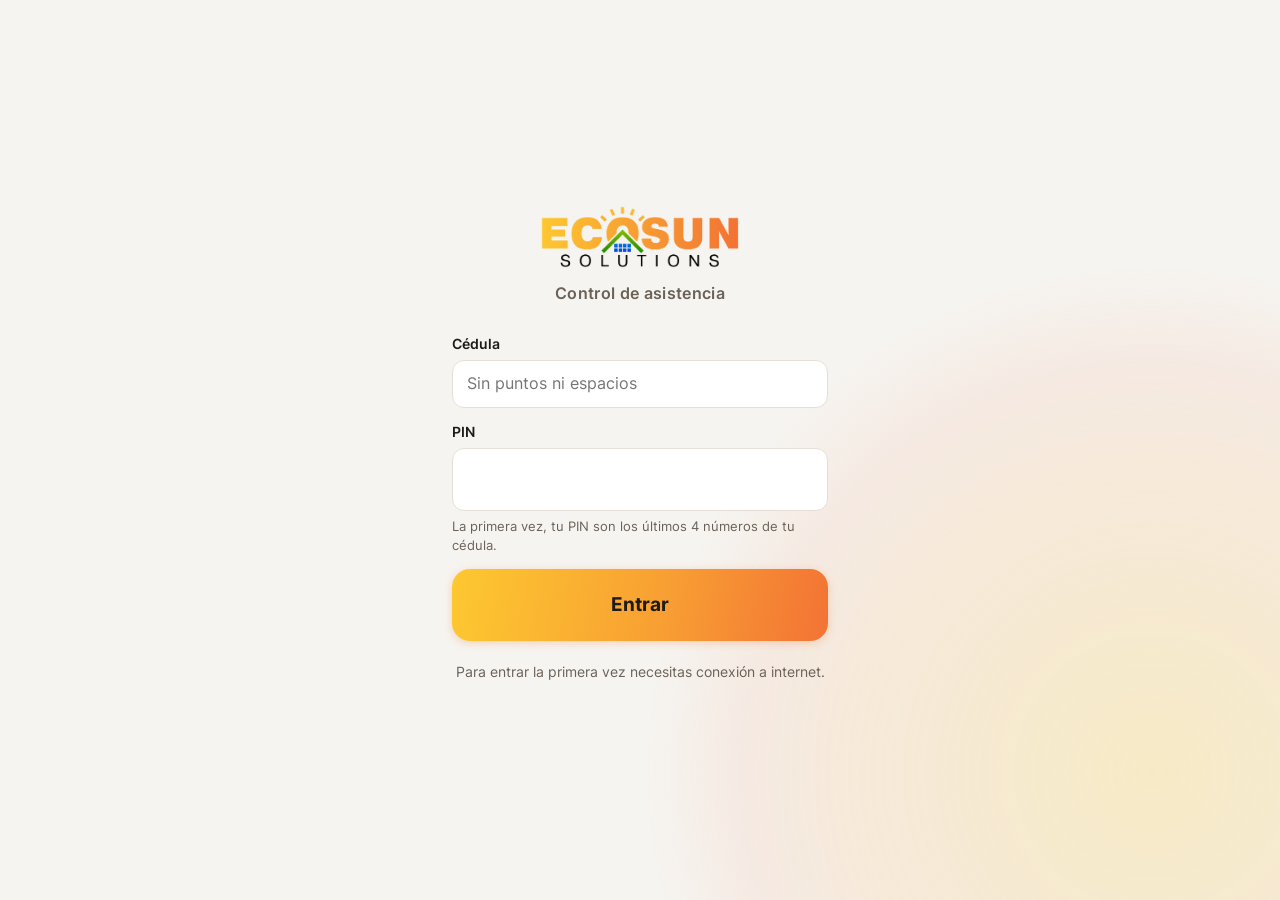
<file: index.html>
<!doctype html>
<html lang="es">
<head>
<meta charset="utf-8">
<meta name="viewport" content="width=device-width,initial-scale=1,viewport-fit=cover">
<title>ECOSUN Asistencia</title>
<meta name="description" content="Control de ingreso y salida del personal de ECOSUN Solutions">
<meta name="theme-color" content="#F8A033">
<meta name="apple-mobile-web-app-capable" content="yes">
<meta name="mobile-web-app-capable" content="yes">
<meta name="apple-mobile-web-app-title" content="ECOSUN">
<meta name="apple-mobile-web-app-status-bar-style" content="default">
<link rel="manifest" href="manifest.webmanifest">
<link rel="icon" href="img/icono-192.png">
<link rel="apple-touch-icon" href="img/icono-180.png">
<link rel="stylesheet" href="css/app.css">
<link rel="stylesheet" href="css/empleado.css">
</head>
<body class="emp">
<div class="halo" aria-hidden="true"></div>

<!-- Cargando -->
<section id="v-carga" class="acceso"><img class="logo" src="img/logo-ecosun.png" alt="ECOSUN Solutions"><p class="sub" id="carga-txt">Cargando…</p>
  <div id="carga-ayuda" hidden><p class="small muted" style="text-align:center">¿Se quedó cargando? Prueba estas opciones en orden:</p>
    <button class="btn prim bloque" id="b-recargar">1. Volver a intentar</button>
    <button class="btn bloque" id="b-reparar" style="margin-top:10px">2. Reparar la app</button>
    <p class="small muted" style="text-align:center;margin-top:12px">Reparar no borra tu sesión ni tus marcas guardadas.</p></div></section>

<!-- Inicio de sesión -->
<section id="v-login" class="acceso" hidden>
  <img class="logo" src="img/logo-ecosun.png" alt="ECOSUN Solutions">
  <p class="sub">Control de asistencia</p>
  <form id="f-login" autocomplete="on" novalidate>
    <div id="login-err" class="error" hidden></div>
    <div class="campo"><label for="l-usuario">Cédula</label>
      <input id="l-usuario" class="inp" inputmode="numeric" autocomplete="username" required placeholder="Sin puntos ni espacios"></div>
    <div class="campo"><label for="l-pin">PIN</label>
      <input id="l-pin" class="inp pin" type="password" inputmode="numeric" maxlength="6" autocomplete="current-password" required>
      <span class="ayuda">La primera vez, tu PIN son los últimos 4 números de tu cédula.</span></div>
    <button class="btn prim big" type="submit" id="b-login">Entrar</button>
  </form>
  <p class="small muted" style="text-align:center;margin-top:22px">Para entrar la primera vez necesitas conexión a internet.</p>
</section>

<!-- Cambio de PIN obligatorio -->
<section id="v-pin" class="acceso" hidden>
  <h1>Crea tu PIN</h1>
  <p class="lead">Es personal. Lo vas a usar cada vez que abras la app.</p>
  <form id="f-pin" novalidate>
    <div id="pin-err" class="error" hidden></div>
    <div class="campo"><label for="p-nuevo">PIN nuevo (4 a 6 números)</label><input id="p-nuevo" class="inp pin" type="password" inputmode="numeric" maxlength="6" autocomplete="new-password"></div>
    <div class="campo"><label for="p-conf">Repite el PIN</label><input id="p-conf" class="inp pin" type="password" inputmode="numeric" maxlength="6" autocomplete="new-password"></div>
    <button class="btn prim big" type="submit">Guardar PIN</button>
  </form>
</section>

<!-- Autorización de datos -->
<section id="v-consent" class="acceso" hidden>
  <h1>Autorización de datos</h1>
  <p class="lead">Léela antes de empezar a marcar.</p>
  <div class="consent" id="consent-txt" tabindex="0"></div>
  <label class="check"><input type="checkbox" id="c-acepto"> <span>Leí y autorizo el tratamiento de mis datos personales, incluida mi ubicación y mi fotografía al momento de marcar.</span></label>
  <div id="consent-err" class="error" hidden></div>
  <button class="btn prim big" id="b-consent" disabled>Aceptar y continuar</button>
  <button class="enlace" id="b-no-acepto" style="margin-top:12px">No acepto</button>
</section>

<!-- Desbloqueo con PIN (funciona sin señal) -->
<section id="v-bloqueo" class="acceso" hidden>
  <img class="logo" src="img/logo-ecosun.png" alt="ECOSUN Solutions">
  <p class="sub" id="bl-hola">Hola</p>
  <form id="f-bloqueo" novalidate>
    <div id="bl-err" class="error" hidden></div>
    <div class="campo"><label for="bl-pin">Tu PIN</label><input id="bl-pin" class="inp pin" type="password" inputmode="numeric" maxlength="6" autocomplete="current-password"></div>
    <button class="btn prim big" type="submit">Entrar</button>
  </form>
  <button class="enlace" id="b-otro" style="margin-top:18px;align-self:center">¿No eres tú? Cerrar sesión</button>
</section>

<!-- App -->
<div id="v-app" class="app" hidden>
  <header class="barra">
    <img src="img/logo-ecosun.png" alt="ECOSUN Solutions">
    <span class="esp"></span>
    <span class="red on" id="red"><i></i><span>Con señal</span></span>
    <button class="icono" id="b-menu" aria-label="Menú"></button>
  </header>

  <main class="cont" id="t-hoy">
    <div class="saludo"><h1 id="hola">Hola</h1><p id="hoy-fecha"></p></div>
    <div class="instalar" id="instalar" hidden></div>
    <div class="card toca" id="toca"></div>
    <div class="card reloj"><div><span class="t" id="clk">--:--</span><span class="ap" id="clk-ap"></span></div><div class="estado" id="estado"></div></div>
    <div class="pend" id="pend" hidden></div>
    <div class="acciones-dia" id="acciones"></div>
    <div class="card lista"><h3>Mis marcas de hoy</h3><div id="hoy-lista"></div></div>
  </main>

  <main class="cont" id="t-semana" hidden>
    <div class="saludo"><h1>Mi semana</h1><p id="sem-rango"></p></div>
    <div class="totales" id="sem-tot"></div>
    <div class="card"><div id="sem-dias"><p class="vacio">Cargando…</p></div></div>
    <p class="small muted" id="sem-act"></p>
  </main>

  <nav class="tabs" aria-label="Secciones"><div class="in" role="tablist">
    <button role="tab" aria-selected="true" data-tab="hoy"></button>
    <button role="tab" aria-selected="false" data-tab="semana"></button>
  </div></nav>
</div>

<script src="js/config.js"></script>
<script src="js/db.js"></script>
<script src="js/reloj.js"></script>
<script src="js/api.js"></script>
<script src="js/cola.js"></script>
<script src="js/util.js"></script>
<script src="js/geo.js"></script>
<script src="js/camara.js"></script>
<script src="vendor/jsQR.js" defer></script>
<script src="js/consentimiento.js"></script>
<script src="js/app.js"></script>
</body>
</html>
</file>
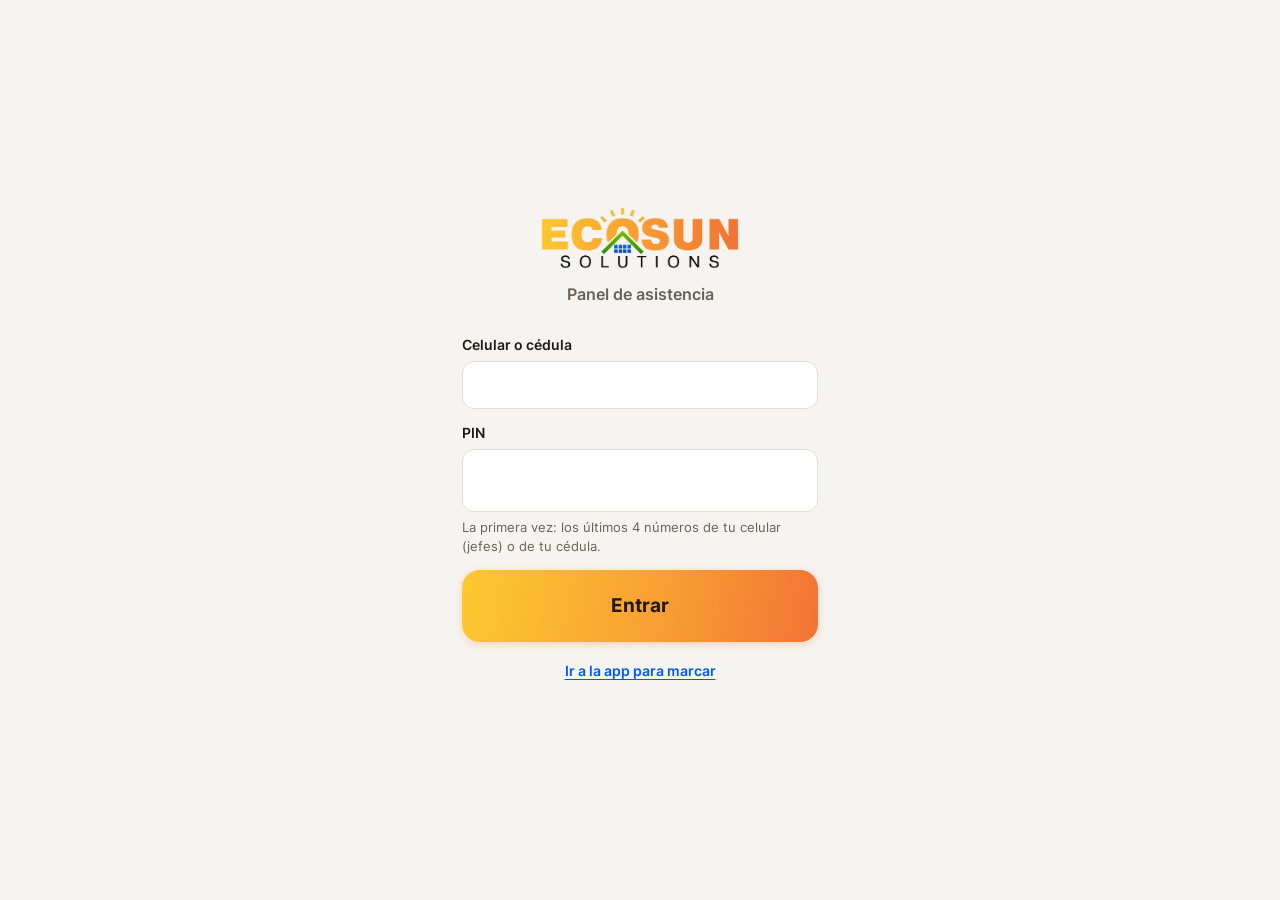
<file: panel.html>
<!doctype html>
<html lang="es">
<head>
<meta charset="utf-8">
<meta name="viewport" content="width=device-width,initial-scale=1,viewport-fit=cover">
<title>ECOSUN Asistencia · Panel</title>
<meta name="theme-color" content="#F8A033">
<meta name="robots" content="noindex">
<link rel="manifest" href="manifest.webmanifest">
<link rel="icon" href="img/icono-192.png">
<link rel="apple-touch-icon" href="img/icono-180.png">
<link rel="stylesheet" href="css/app.css">
<link rel="stylesheet" href="css/panel.css">
</head>
<body class="pan">
<section id="v-login" class="acceso" hidden>
  <img class="logo" src="img/logo-ecosun.png" alt="ECOSUN Solutions">
  <p class="sub">Panel de asistencia</p>
  <form id="f-login" novalidate>
    <div id="login-err" class="error" hidden></div>
    <div class="campo"><label for="l-usuario">Celular o cédula</label><input id="l-usuario" class="inp" inputmode="numeric" autocomplete="username"></div>
    <div class="campo"><label for="l-pin">PIN</label><input id="l-pin" class="inp pin" type="password" inputmode="numeric" maxlength="6" autocomplete="current-password">
      <span class="ayuda">La primera vez: los últimos 4 números de tu celular (jefes) o de tu cédula.</span></div>
    <button class="btn prim big" type="submit" id="b-login">Entrar</button>
  </form>
  <p class="small muted" style="text-align:center;margin-top:20px"><a href="index.html" class="enlace">Ir a la app para marcar</a></p>
</section>

<section id="v-pin" class="acceso" hidden>
  <h1 style="margin:0 0 6px">Crea tu PIN</h1>
  <p class="muted" style="margin:0 0 18px">Reemplaza el PIN temporal por uno personal.</p>
  <form id="f-pin" novalidate>
    <div id="pin-err" class="error" hidden></div>
    <div class="campo"><label for="p-nuevo">PIN nuevo (4 a 6 números)</label><input id="p-nuevo" class="inp pin" type="password" inputmode="numeric" maxlength="6"></div>
    <div class="campo"><label for="p-conf">Repite el PIN</label><input id="p-conf" class="inp pin" type="password" inputmode="numeric" maxlength="6"></div>
    <button class="btn prim big" type="submit">Guardar PIN</button>
  </form>
</section>

<div id="v-panel" hidden>
  <header class="top"><div class="in">
    <div class="fila"><img src="img/logo-ecosun.png" alt="ECOSUN Solutions"><div class="quien"><b id="quien"></b><button class="enlace small" id="b-salir" style="padding:0">Cerrar sesión</button></div></div>
    <nav class="nav" id="nav" aria-label="Secciones"></nav>
  </div></header>
  <main class="pagina" id="pagina"></main>
</div>

<script src="js/config.js"></script>
<script src="js/db.js"></script>
<script src="js/reloj.js"></script>
<script src="js/api.js"></script>
<script src="js/util.js"></script>
<script src="vendor/qrcode.js"></script>
<script src="js/panel.js"></script>
</body>
</html>
</file>
<file: css/app.css>
/* ECOSUN Asistencia — estilos compartidos (app del empleado y panel)
   Marca: Amarillo Solar #FDC830 · Naranja Energético #F37335 · Verde #3DAE2B · Azul #0057FF · Gris #F1EFEB · Inter */
@font-face{font-family:Inter;font-weight:400;font-display:swap;src:url(../vendor/fonts/inter-latin-400-normal.woff2) format("woff2")}
@font-face{font-family:Inter;font-weight:500;font-display:swap;src:url(../vendor/fonts/inter-latin-500-normal.woff2) format("woff2")}
@font-face{font-family:Inter;font-weight:600;font-display:swap;src:url(../vendor/fonts/inter-latin-600-normal.woff2) format("woff2")}
@font-face{font-family:Inter;font-weight:700;font-display:swap;src:url(../vendor/fonts/inter-latin-700-normal.woff2) format("woff2")}
@font-face{font-family:Inter;font-weight:800;font-display:swap;src:url(../vendor/fonts/inter-latin-800-normal.woff2) format("woff2")}
:root{
  --sol:#FDC830;--naranja:#F37335;--verde:#3DAE2B;--azul:#0057FF;--gris:#F1EFEB;
  --grad:linear-gradient(100deg,#FDC830 0%,#F8A033 55%,#F37335 100%);
  --bg:#F6F4F0;--surface:#FFFFFF;--ink:#1F1B16;--muted:#6A6258;--line:#E4DFD6;--soft:#F1EFEB;
  --ok:#23801A;--ok-bg:#E6F4E1;--warn:#A9520C;--warn-bg:#FDF0DC;--bad:#B8261A;--bad-bg:#FBE5E1;--info:#0047CC;--info-bg:#E3ECFF;
  --r:14px;--sombra:0 1px 2px rgba(31,27,22,.06),0 6px 20px rgba(31,27,22,.06);
  --sans:Inter,system-ui,-apple-system,"Segoe UI",Roboto,sans-serif;
  color-scheme:light;
}
*{box-sizing:border-box}
html{-webkit-text-size-adjust:100%}
body{margin:0;background:var(--bg);color:var(--ink);font-family:var(--sans);font-size:16px;line-height:1.45;-webkit-font-smoothing:antialiased}
body.con-hoja{overflow:hidden}
img{max-width:100%}
[hidden]{display:none!important}
button,input,select,textarea{font:inherit;color:inherit}
button{cursor:pointer}
:focus-visible{outline:3px solid var(--azul);outline-offset:2px}
.num{font-variant-numeric:tabular-nums}
.muted{color:var(--muted)}
.small{font-size:13.5px}
.sr{position:absolute;width:1px;height:1px;overflow:hidden;clip:rect(0 0 0 0)}

/* Botones */
.btn{display:inline-flex;align-items:center;justify-content:center;gap:8px;min-height:46px;padding:0 18px;border-radius:12px;border:1.5px solid var(--line);background:var(--surface);font-weight:600;font-size:15px;text-decoration:none;color:var(--ink)}
.btn:disabled{opacity:.5;cursor:not-allowed}
.btn.prim{background:var(--grad);border:0;color:#1F1B16;box-shadow:0 2px 8px rgba(243,115,53,.28)}
.btn.azul{background:var(--azul);border-color:var(--azul);color:#fff}
.btn.peligro{color:var(--bad);border-color:#EDC2BC}
.btn.ok{color:var(--ok);border-color:#BFDDB8}
.btn.chico{min-height:36px;padding:0 12px;font-size:13.5px;border-radius:10px}
.btn.bloque{width:100%}
.big{width:100%;min-height:72px;border-radius:18px;font-size:19px;font-weight:700;gap:12px}
.enlace{background:none;border:0;padding:6px;color:var(--azul);font-weight:600;text-decoration:underline;text-underline-offset:3px}

/* Etiquetas */
.tag{display:inline-flex;align-items:center;gap:4px;font-size:12.5px;font-weight:600;border-radius:999px;padding:3px 10px;white-space:nowrap;line-height:1.3}
.t-ok{background:var(--ok-bg);color:var(--ok)}.t-warn{background:var(--warn-bg);color:var(--warn)}.t-bad{background:var(--bad-bg);color:var(--bad)}.t-info{background:var(--info-bg);color:var(--info)}.t-mute{background:var(--soft);color:var(--muted)}

/* Tarjetas */
.card{background:var(--surface);border:1px solid var(--line);border-radius:var(--r);padding:16px;box-shadow:var(--sombra)}
.card h3,.tit{margin:0 0 12px;font-size:12.5px;letter-spacing:.08em;text-transform:uppercase;color:var(--muted);font-weight:700}

/* Formularios */
.campo{display:flex;flex-direction:column;gap:6px;margin-bottom:14px}
.campo label,.lbl{font-size:14px;font-weight:600}
.campo .ayuda{font-size:13px;color:var(--muted)}
.inp{width:100%;min-height:48px;border:1.5px solid var(--line);border-radius:12px;padding:10px 14px;background:#fff;font-size:16px}
.inp:focus{border-color:var(--naranja);outline:none;box-shadow:0 0 0 3px rgba(243,115,53,.18)}
select.inp{appearance:none;background-image:url("data:image/svg+xml,%3Csvg xmlns='http://www.w3.org/2000/svg' width='12' height='8'%3E%3Cpath d='M1 1l5 5 5-5' fill='none' stroke='%236A6258' stroke-width='2'/%3E%3C/svg%3E");background-repeat:no-repeat;background-position:right 14px center;padding-right:36px}
.inp.pin{font-size:28px;letter-spacing:.5em;text-align:center;font-weight:700}
.error{background:var(--bad-bg);color:var(--bad);border-radius:12px;padding:12px 14px;font-size:14.5px;font-weight:500;margin-bottom:14px}
.aviso{background:var(--warn-bg);color:var(--warn);border-radius:12px;padding:12px 14px;font-size:14.5px;font-weight:600;display:flex;gap:10px;align-items:center}
.nota{background:var(--info-bg);color:var(--info);border-radius:12px;padding:12px 14px;font-size:14px}

/* Hoja modal */
.scrim{position:fixed;inset:0;z-index:40;background:rgba(20,16,12,.5);display:flex;align-items:flex-end;justify-content:center;animation:fade .15s ease}
.hoja{background:var(--surface);width:100%;max-width:480px;border-radius:22px 22px 0 0;padding:20px 18px calc(20px + env(safe-area-inset-bottom,0px));max-height:94vh;overflow:auto;animation:sube .2s ease}
.hoja.ancha{max-width:720px}
@media (min-width:760px){.scrim{align-items:center}.hoja{border-radius:22px;max-height:88vh}}
.hoja h2{margin:0 0 14px;font-size:21px;font-weight:800;letter-spacing:-.01em}
.hoja .acciones{display:flex;gap:10px;margin-top:18px}
.hoja .acciones .btn{flex:1}
@keyframes fade{from{opacity:0}}
@keyframes sube{from{transform:translateY(24px);opacity:.6}}

.toast{position:fixed;left:50%;top:calc(14px + env(safe-area-inset-top,0px));transform:translateX(-50%);background:var(--ink);color:#fff;padding:13px 20px;border-radius:14px;font-size:15px;font-weight:600;z-index:60;max-width:calc(100% - 32px);width:max-content;text-align:center;box-shadow:0 8px 28px rgba(0,0,0,.25)}
.toast.bad{background:var(--bad)}.toast.ok{background:var(--ok)}

/* Pasos del flujo de marcación */
.paso{display:flex;gap:12px;align-items:flex-start;padding:13px 0;border-top:1px solid var(--line)}
.paso:first-of-type{border-top:0;padding-top:4px}
.paso>div:not(.ic){min-width:0;flex:1}
.paso>div>b{display:block;font-size:15.5px}
.paso span.d{font-size:14px;color:var(--muted)}
.ic{width:36px;height:36px;border-radius:50%;display:grid;place-items:center;flex:none;background:var(--soft);color:var(--muted)}
.ic.ok{background:var(--ok-bg);color:var(--ok)}.ic.bad{background:var(--bad-bg);color:var(--bad)}.ic.wait{background:var(--info-bg);color:var(--info)}.ic.warn{background:var(--warn-bg);color:var(--warn)}
.visor{position:relative;margin-top:12px;border-radius:16px;overflow:hidden;background:#111;aspect-ratio:3/4;max-height:52vh;width:100%}
.visor video{width:100%;height:100%;object-fit:cover;display:block}
.visor.espejo video{transform:scaleX(-1)}
.visor img{width:100%;height:100%;object-fit:cover;display:block}
.visor .marco{position:absolute;inset:18% 14%;border:3px solid rgba(253,200,48,.95);border-radius:18px;box-shadow:0 0 0 999px rgba(0,0,0,.25)}
.visor .ovalo{position:absolute;left:50%;top:46%;width:58%;aspect-ratio:3/4;transform:translate(-50%,-50%);border:3px dashed rgba(255,255,255,.85);border-radius:50%}
.visor .msg{position:absolute;left:0;right:0;bottom:0;padding:10px;background:linear-gradient(transparent,rgba(0,0,0,.7));color:#fff;font-size:14px;font-weight:600;text-align:center}
.spin{width:18px;height:18px;border-radius:50%;border:2.5px solid currentColor;border-right-color:transparent;animation:gira .8s linear infinite;display:inline-block}
@keyframes gira{to{transform:rotate(360deg)}}
@media (prefers-reduced-motion:reduce){*{animation:none!important}}
</file>
<file: css/empleado.css>
/* App del empleado — pensada para una mano, al sol, con guantes */
body.emp{background:var(--bg)}
.app{max-width:480px;margin:0 auto;min-height:100vh;min-height:100dvh;display:flex;flex-direction:column}
.barra{position:sticky;top:0;z-index:20;background:rgba(255,255,255,.94);backdrop-filter:blur(10px);-webkit-backdrop-filter:blur(10px);border-bottom:1px solid var(--line);padding:calc(8px + env(safe-area-inset-top,0px)) 14px 8px;display:flex;align-items:center;gap:10px}
.barra img{height:30px;width:auto}
.barra .esp{flex:1}
.red{display:inline-flex;align-items:center;gap:6px;font-size:12.5px;font-weight:700;border-radius:999px;padding:5px 10px}
.red.on{background:var(--ok-bg);color:var(--ok)}.red.off{background:var(--warn-bg);color:var(--warn)}
.red i{width:8px;height:8px;border-radius:50%;background:currentColor}
.icono{width:44px;height:44px;border-radius:12px;border:0;background:transparent;display:grid;place-items:center}
.icono:active{background:var(--soft)}
main.cont{flex:1;padding:16px 16px calc(96px + env(safe-area-inset-bottom,0px));display:flex;flex-direction:column;gap:14px}

/* Pantallas de acceso */
.acceso{min-height:100vh;min-height:100dvh;display:flex;flex-direction:column;justify-content:center;padding:28px 22px calc(28px + env(safe-area-inset-bottom,0px));max-width:420px;margin:0 auto}
.acceso .logo{width:220px;margin:0 auto 6px;display:block}
.acceso .sub{text-align:center;color:var(--muted);font-weight:600;margin:0 0 28px;letter-spacing:.02em}
.acceso h1{font-size:24px;margin:0 0 6px;font-weight:800;letter-spacing:-.015em}
.acceso p.lead{margin:0 0 20px;color:var(--muted)}
.halo{position:fixed;inset:auto -30vw -30vw auto;width:80vw;height:80vw;border-radius:50%;background:radial-gradient(circle,rgba(253,200,48,.22),rgba(243,115,53,.08) 55%,transparent 70%);pointer-events:none;z-index:-1}
.consent{max-height:46vh;overflow:auto;background:var(--surface);border:1px solid var(--line);border-radius:14px;padding:14px 16px;font-size:14.5px;line-height:1.55}
.consent h4{margin:12px 0 4px;font-size:14.5px}
.check{display:flex;gap:12px;align-items:flex-start;margin:16px 0;font-size:15px;font-weight:500}
.check input{width:24px;height:24px;flex:none;margin-top:1px;accent-color:var(--naranja)}

/* Inicio */
.saludo h1{margin:0;font-size:24px;font-weight:800;letter-spacing:-.015em}
.saludo p{margin:2px 0 0;color:var(--muted);font-weight:500}
.toca{display:flex;gap:12px;align-items:flex-start}
.toca .pin{width:42px;height:42px;border-radius:12px;background:var(--grad);display:grid;place-items:center;flex:none;color:#1F1B16}
.toca b{display:block;font-size:17px}
.toca span{color:var(--muted);font-size:14px;display:block}
.reloj{text-align:center;padding:4px 0}
.reloj .t{font-size:64px;font-weight:800;line-height:1;letter-spacing:-.03em;font-variant-numeric:tabular-nums}
.reloj .ap{font-size:20px;font-weight:700;color:var(--muted);margin-left:4px;letter-spacing:0}
.reloj .estado{margin-top:10px;font-weight:600;font-size:15px}
.acciones-dia{display:flex;flex-direction:column;gap:10px}
.btn.big.sal{background:var(--ink);color:#fff;border:0}
.pend{display:flex;align-items:center;gap:12px;background:var(--warn-bg);color:var(--warn);border-radius:14px;padding:13px 14px;font-weight:600;font-size:14.5px}
.pend .btn{margin-left:auto;flex:none}
.lista .r{display:flex;justify-content:space-between;align-items:center;gap:10px;padding:11px 0;border-top:1px solid var(--line)}
.lista .r:first-of-type{border-top:0;padding-top:2px}
.lista .r b{display:block;font-size:15.5px}
.lista .r span{font-size:13.5px;color:var(--muted)}
.lista .tags{display:flex;flex-direction:column;gap:4px;align-items:flex-end}
.vacio{color:var(--muted);margin:0;font-size:14.5px}

/* Pestañas inferiores */
.tabs{position:fixed;left:0;right:0;bottom:0;z-index:20;background:#fff;border-top:1px solid var(--line);display:flex;justify-content:center;padding-bottom:env(safe-area-inset-bottom,0px)}
.tabs .in{display:flex;max-width:480px;width:100%}
.tabs button{flex:1;border:0;background:none;min-height:62px;display:flex;flex-direction:column;align-items:center;justify-content:center;gap:3px;font-size:12.5px;font-weight:700;color:var(--muted)}
.tabs button[aria-selected="true"]{color:var(--ink)}
.tabs button[aria-selected="true"] svg{color:var(--naranja)}

/* Semana */
.totales{display:grid;grid-template-columns:repeat(3,1fr);gap:10px}
.tot{background:var(--surface);border:1px solid var(--line);border-radius:14px;padding:12px;text-align:center}
.tot b{display:block;font-size:22px;font-weight:800;font-variant-numeric:tabular-nums}
.tot span{font-size:12.5px;color:var(--muted);font-weight:600}
.dia{display:grid;grid-template-columns:62px 1fr auto;gap:10px;align-items:center;padding:12px 0;border-top:1px solid var(--line)}
.dia:first-of-type{border-top:0}
.dia .f{font-weight:700;text-transform:capitalize;line-height:1.2}
.dia .f small{display:block;color:var(--muted);font-weight:500;font-size:12.5px}
.dia .h{font-size:14px;color:var(--muted)}
.dia .h b{color:var(--ink);font-size:15px}
.dia .x{text-align:right;display:flex;flex-direction:column;gap:4px;align-items:flex-end}
.instalar{display:flex;gap:12px;align-items:center;background:var(--surface);border:1.5px dashed var(--naranja);border-radius:14px;padding:12px 14px;font-size:14.5px}
.instalar>div>b{display:block}
.menu-op{display:flex;flex-direction:column;gap:10px}
.menu-op .btn{justify-content:flex-start}
</file>
<file: css/panel.css>
/* Panel de jefes y coordinador */
body.pan{background:var(--bg)}
.top{position:sticky;top:0;z-index:20;background:#fff;border-bottom:1px solid var(--line)}
.top .in{max-width:1240px;margin:0 auto;padding:calc(8px + env(safe-area-inset-top,0px)) 16px 0}
.top .fila{display:flex;align-items:center;gap:12px;padding-bottom:6px}
.top img{height:32px}
.top .quien{margin-left:auto;text-align:right;font-size:13.5px;line-height:1.25}
.top .quien b{display:block;font-size:14.5px}
.nav{display:flex;gap:2px;overflow-x:auto;scrollbar-width:none;margin:0 -16px;padding:0 12px}
.nav::-webkit-scrollbar{display:none}
.nav button{border:0;background:none;padding:12px 12px 11px;font-weight:600;font-size:14.5px;color:var(--muted);white-space:nowrap;border-bottom:3px solid transparent;display:flex;align-items:center;gap:6px}
.nav button[aria-current="true"]{color:var(--ink);border-bottom-color:var(--naranja)}
.nav .cnt{background:var(--naranja);color:#fff;border-radius:999px;font-size:11.5px;padding:1px 7px;font-weight:700}
.pagina{max-width:1240px;margin:0 auto;padding:20px 16px 60px;display:flex;flex-direction:column;gap:16px}
.cab{display:flex;align-items:flex-end;justify-content:space-between;gap:12px;flex-wrap:wrap}
.cab h1{margin:0;font-size:26px;font-weight:800;letter-spacing:-.02em}
.cab p{margin:2px 0 0;color:var(--muted)}
.cab .herr{display:flex;gap:8px;flex-wrap:wrap;align-items:center}
.kpis{display:grid;grid-template-columns:repeat(auto-fit,minmax(170px,1fr));gap:12px}
.kpi{background:var(--surface);border:1px solid var(--line);border-radius:var(--r);padding:14px 16px;box-shadow:var(--sombra);position:relative;overflow:hidden}
.kpi::before{content:"";position:absolute;left:0;top:0;bottom:0;width:4px;background:var(--c,var(--line))}
.kpi b{display:block;font-size:34px;font-weight:800;line-height:1.05;font-variant-numeric:tabular-nums;letter-spacing:-.02em}
.kpi span{font-size:13.5px;color:var(--muted);font-weight:600}
.kpi small{display:block;font-size:12.5px;color:var(--muted);margin-top:2px}
.dos{display:grid;grid-template-columns:minmax(0,1.15fr) minmax(0,1fr);gap:16px;align-items:start}
@media (max-width:900px){.dos{grid-template-columns:minmax(0,1fr)}}
.alerta{display:flex;gap:12px;padding:11px 0;border-top:1px solid var(--line);align-items:flex-start}
.alerta:first-of-type{border-top:0;padding-top:2px}
.alerta .ic{width:32px;height:32px}
.alerta>div:not(.ic){flex:1;min-width:0}
.alerta b{display:block;font-size:14.5px}
.alerta span{font-size:13.5px;color:var(--muted)}
.alerta .btn{flex:none}
.tbl{overflow-x:auto;margin:0 -16px;padding:0 16px}
table{border-collapse:collapse;width:100%;font-size:14px}
th,td{text-align:left;padding:9px 8px;border-top:1px solid var(--line);vertical-align:top}
th{font-size:12px;letter-spacing:.06em;text-transform:uppercase;color:var(--muted);font-weight:700;border-top:0;white-space:nowrap}
td.n b{display:block;font-size:14.5px}
td.n span{font-size:12.5px;color:var(--muted)}
tr.clic{cursor:pointer}
tr.clic:hover td{background:#FBFAF7}
td.num,th.num{text-align:right;font-variant-numeric:tabular-nums}
.semana td.c{min-width:118px;cursor:pointer}
.semana td.c:hover{background:#FBFAF7}
.semana td.hoy,.semana th.hoy{background:#FFF8E6}
.semana .tm{font-weight:700;font-variant-numeric:tabular-nums}
.semana .pl{display:block;font-size:12px;color:var(--muted);margin:1px 0 4px;line-height:1.3}
.semana .tags{display:flex;flex-wrap:wrap;gap:3px}
.semana .tag{font-size:11.5px;padding:2px 7px}
.barras{display:flex;flex-direction:column;gap:12px}
.barra-h .l{display:flex;justify-content:space-between;font-size:14px;margin-bottom:5px;gap:10px}
.barra-h .tr{height:12px;border-radius:999px;background:var(--soft);overflow:hidden}
.barra-h .fi{height:100%;background:var(--grad);border-radius:999px}
.prog td,.prog th{padding:5px 4px}
.prog select{font-size:13px;border:1px solid var(--line);border-radius:8px;padding:5px 4px;background:#fff;max-width:128px;min-height:34px}
.prog select.cambiado{border-color:var(--naranja);background:#FFF3EA;font-weight:600}
.prog th.fin,.prog td.fin{background:#F7F5F0}
.prog td.n{position:sticky;left:0;background:#fff;z-index:1;min-width:150px}
.lugar{display:flex;justify-content:space-between;gap:12px;align-items:center;padding:12px 0;border-top:1px solid var(--line)}
.lugar:first-of-type{border-top:0}
.lugar b{display:block}
.lugar span{font-size:13.5px;color:var(--muted)}
.lugar .acc{display:flex;gap:6px;flex-wrap:wrap;justify-content:flex-end}
.filtros{display:flex;gap:8px;flex-wrap:wrap;align-items:center}
.filtros .inp{min-height:40px;width:auto;padding:6px 12px;font-size:14.5px}
.filtros select.inp{padding-right:34px}
.chk{width:20px;height:20px;accent-color:var(--naranja)}
.barra-acc{position:sticky;bottom:12px;z-index:5;display:flex;gap:10px;align-items:center;background:var(--ink);color:#fff;border-radius:14px;padding:10px 12px 10px 16px;box-shadow:0 10px 30px rgba(0,0,0,.25);flex-wrap:wrap}
.barra-acc .btn{min-height:40px}
.barra-acc .esp{flex:1}
.grid2{display:grid;grid-template-columns:1fr 1fr;gap:0 12px}
@media (max-width:560px){.grid2{grid-template-columns:1fr}}
.foto{width:100%;max-width:300px;border-radius:14px;display:block;background:var(--soft);aspect-ratio:3/4;object-fit:cover}
.det{display:grid;grid-template-columns:auto 1fr;gap:6px 14px;font-size:14.5px;margin:12px 0}
.det dt{color:var(--muted);font-weight:600}
.det dd{margin:0}
.qr-imp{display:flex;gap:18px;align-items:center;flex-wrap:wrap}
.qr-imp canvas,.qr-imp img{width:180px;height:180px;image-rendering:pixelated;background:#fff;border:10px solid #fff;border-radius:10px;box-shadow:var(--sombra)}
.vacio{color:var(--muted);margin:0}
.cargando{display:flex;gap:10px;align-items:center;color:var(--muted);padding:30px 0;justify-content:center}
.acceso{min-height:100vh;display:flex;flex-direction:column;justify-content:center;padding:28px 22px;max-width:400px;margin:0 auto}
.acceso .logo{width:220px;margin:0 auto 6px;display:block}
.acceso .sub{text-align:center;color:var(--muted);font-weight:600;margin:0 0 28px}
@media print{.top,.nav,.herr,.barra-acc{display:none!important}body{background:#fff}.card{box-shadow:none}}
.semana td.n{min-width:170px}
td.num,th.num{white-space:nowrap}

.buscar{display:flex;align-items:center;gap:8px;border:1.5px solid var(--line);background:#fff;border-radius:12px;padding:0 12px;min-height:40px;color:var(--muted);min-width:260px}
.buscar:focus-within{border-color:var(--naranja);box-shadow:0 0 0 3px rgba(243,115,53,.18)}
.buscar input{border:0;outline:0;background:none;font-size:15px;flex:1;min-width:0;padding:8px 0;color:var(--ink)}
@media (max-width:600px){.buscar{min-width:0;flex:1 1 100%}}
tr[hidden]{display:none!important}
</file>
